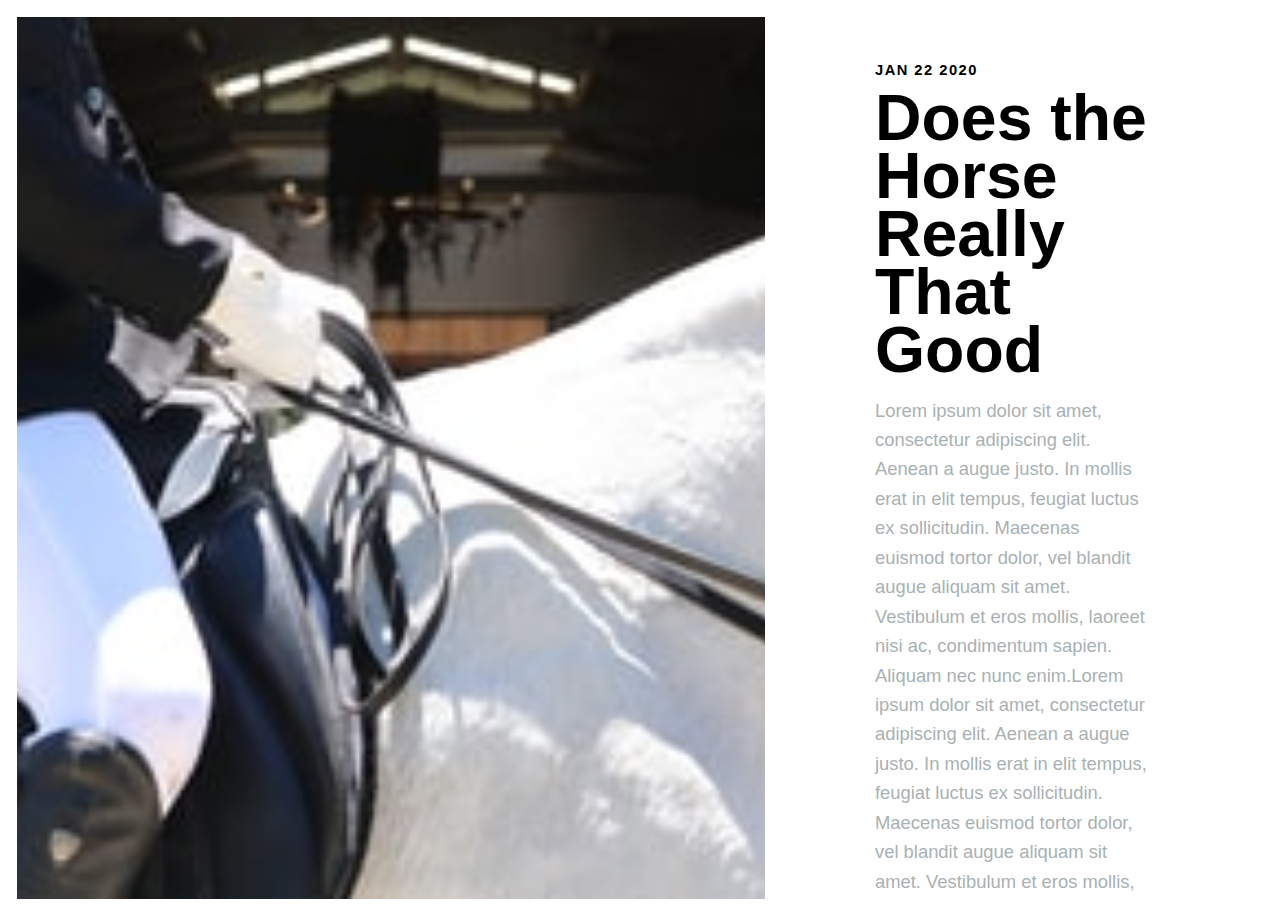
<file: blogPost1/index.html>
<!DOCTYPE html>
<html lang="en">
<head>
    <meta charset="UTF-8">
    <meta http-equiv="X-UA-Compatible" content="IE=edge">
    <meta name="viewport" content="width=device-width, initial-scale=1.0">
    <link rel="stylesheet" href="style.css">
    <title>Document</title>
</head>
<body>
    <article class="post">
        <div>
          <div class="absolute-bg" style="background-image: url('blog-1.jpg');"></div>
        </div>
        <div class="post__container">
          <span class="post__category">Gorkhey Legends</span>
          
          <div class="post__content">
            <header>
              <time class="post__time">Jan 22 2020</time>
              <h1 class="post__header"><span>Does</span> <span>the</span> <span>Horse</span><span>Really</span><span>That</span><span>Good</span></h1>
            </header>
          
            <p class="post__text">Lorem ipsum dolor sit amet, consectetur adipiscing elit. Aenean a augue justo. In mollis erat in elit tempus, feugiat luctus ex sollicitudin. Maecenas euismod tortor dolor, vel blandit augue aliquam sit amet. Vestibulum et eros mollis, laoreet nisi ac, condimentum sapien. Aliquam nec nunc enim.Lorem ipsum dolor sit amet, consectetur adipiscing elit. Aenean a augue justo. In mollis erat in elit tempus, feugiat luctus ex sollicitudin. Maecenas euismod tortor dolor, vel blandit augue aliquam sit amet. Vestibulum et eros mollis, laoreet nisi ac, condimentum sapien. Aliquam nec nunc enim. Lorem ipsum dolor sit amet, consectetur adipiscing elit. Aenean a augue justo. In mollis erat in elit tempus, feugiat luctus ex sollicitudin. Maecenas euismod tortor dolor, vel blandit augue aliquam sit amet. Vestibulum et eros mollis, laoreet nisi ac, condimentum sapien. Aliquam nec nunc enim. Lorem ipsum dolor sit amet, consectetur adipiscing elit. Aenean a augue justo. In mollis erat in elit tempus, feugiat luctus ex sollicitudin. Maecenas euismod tortor dolor, vel blandit augue aliquam sit amet. Vestibulum et eros mollis, laoreet nisi ac, condimentum sapien. Aliquam nec nunc enim.</p>
          </div>
          <!-- <div class="post__link">
            <a href="#">Older Posts</a>
          </div> -->
        </div>
      </article>
      
</body>
</html>
</file>
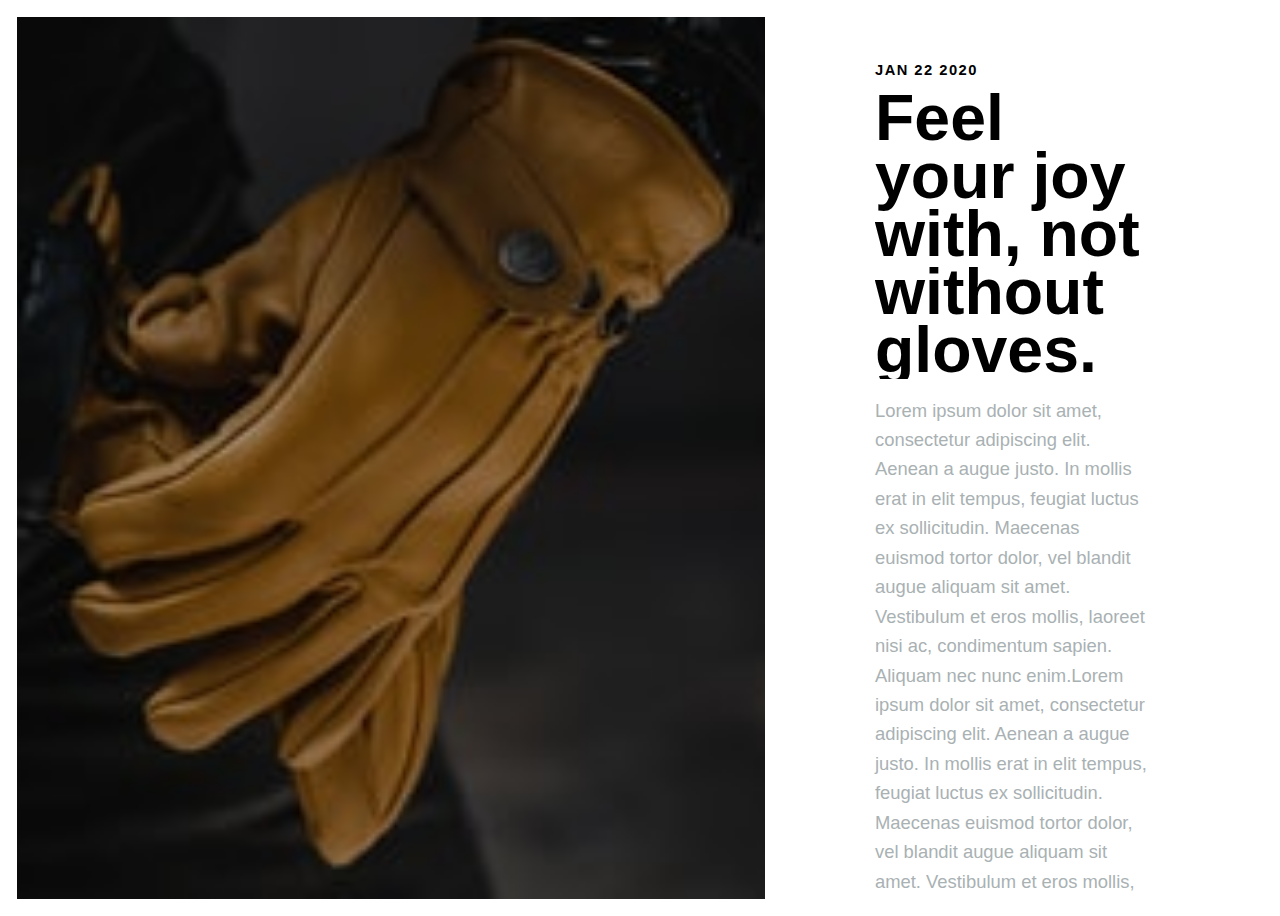
<file: blogPost2/index.html>
<!DOCTYPE html>
<html lang="en">
<head>
    <meta charset="UTF-8">
    <meta http-equiv="X-UA-Compatible" content="IE=edge">
    <meta name="viewport" content="width=device-width, initial-scale=1.0">
    <link rel="stylesheet" href="style.css">
    <title>Document</title>
</head>
<body>
    <article class="post">
        <div>
          <div class="absolute-bg" style="background-image: url('blog-2.jpg');"></div>
        </div>
        <div class="post__container">
          <span class="post__category">Gorkhey Legends</span>
          
          <div class="post__content">
            <header>
              <time class="post__time">Jan 22 2020</time>
              <h1 class="post__header"><span>Feel</span> <span>your</span> <span>joy</span><span>with, not</span><span>without</span><span>gloves.</span></h1>
            </header>
          
            <p class="post__text">Lorem ipsum dolor sit amet, consectetur adipiscing elit. Aenean a augue justo. In mollis erat in elit tempus, feugiat luctus ex sollicitudin. Maecenas euismod tortor dolor, vel blandit augue aliquam sit amet. Vestibulum et eros mollis, laoreet nisi ac, condimentum sapien. Aliquam nec nunc enim.Lorem ipsum dolor sit amet, consectetur adipiscing elit. Aenean a augue justo. In mollis erat in elit tempus, feugiat luctus ex sollicitudin. Maecenas euismod tortor dolor, vel blandit augue aliquam sit amet. Vestibulum et eros mollis, laoreet nisi ac, condimentum sapien. Aliquam nec nunc enim. Lorem ipsum dolor sit amet, consectetur adipiscing elit. Aenean a augue justo. In mollis erat in elit tempus, feugiat luctus ex sollicitudin. Maecenas euismod tortor dolor, vel blandit augue aliquam sit amet. Vestibulum et eros mollis, laoreet nisi ac, condimentum sapien. Aliquam nec nunc enim. Lorem ipsum dolor sit amet, consectetur adipiscing elit. Aenean a augue justo. In mollis erat in elit tempus, feugiat luctus ex sollicitudin. Maecenas euismod tortor dolor, vel blandit augue aliquam sit amet. Vestibulum et eros mollis, laoreet nisi ac, condimentum sapien. Aliquam nec nunc enim.</p>
          </div>
          <!-- <div class="post__link">
            <a href="#">Older Posts</a>
          </div> -->
        </div>
      </article>
      
</body>
</html>
</file>
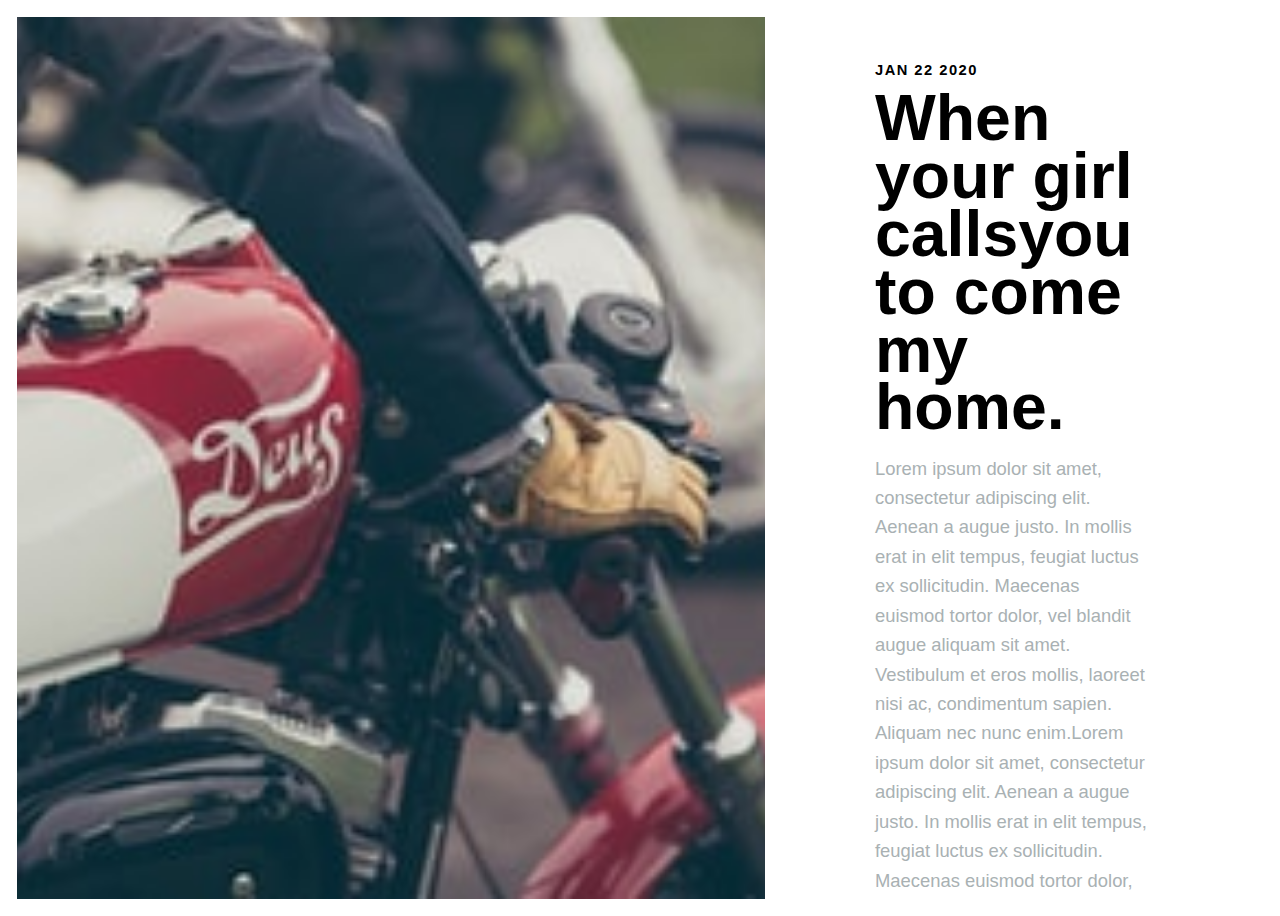
<file: blogPost3/index.html>
<!DOCTYPE html>
<html lang="en">
<head>
    <meta charset="UTF-8">
    <meta http-equiv="X-UA-Compatible" content="IE=edge">
    <meta name="viewport" content="width=device-width, initial-scale=1.0">
    <link rel="stylesheet" href="style.css">
    <title>Document</title>
</head>
<body>
    <article class="post">
        <div>
          <div class="absolute-bg" style="background-image: url('blog-3.jpg');"></div>
        </div>
        <div class="post__container">
          <span class="post__category">Gorkhey Legends</span>
          
          <div class="post__content">
            <header>
              <time class="post__time">Jan 22 2020</time>
              <h1 class="post__header"><span>When</span> <span>your</span> <span>girl</span><span>calls</span><span>you</span><span>to come my home.</span></h1>
            </header>
          
            <p class="post__text">Lorem ipsum dolor sit amet, consectetur adipiscing elit. Aenean a augue justo. In mollis erat in elit tempus, feugiat luctus ex sollicitudin. Maecenas euismod tortor dolor, vel blandit augue aliquam sit amet. Vestibulum et eros mollis, laoreet nisi ac, condimentum sapien. Aliquam nec nunc enim.Lorem ipsum dolor sit amet, consectetur adipiscing elit. Aenean a augue justo. In mollis erat in elit tempus, feugiat luctus ex sollicitudin. Maecenas euismod tortor dolor, vel blandit augue aliquam sit amet. Vestibulum et eros mollis, laoreet nisi ac, condimentum sapien. Aliquam nec nunc enim. Lorem ipsum dolor sit amet, consectetur adipiscing elit. Aenean a augue justo. In mollis erat in elit tempus, feugiat luctus ex sollicitudin. Maecenas euismod tortor dolor, vel blandit augue aliquam sit amet. Vestibulum et eros mollis, laoreet nisi ac, condimentum sapien. Aliquam nec nunc enim. Lorem ipsum dolor sit amet, consectetur adipiscing elit. Aenean a augue justo. In mollis erat in elit tempus, feugiat luctus ex sollicitudin. Maecenas euismod tortor dolor, vel blandit augue aliquam sit amet. Vestibulum et eros mollis, laoreet nisi ac, condimentum sapien. Aliquam nec nunc enim.</p>
          </div>
          <!-- <div class="post__link">
            <a href="#">Older Posts</a>
          </div> -->
        </div>
      </article>
      
</body>
</html>
</file>
<file: blogPost1/style.css>
/**
 * Base Variables
 */
/**
  * Mixins
  */
/**
  * Base Settings/Overwrite Normalize
  */
*,
*:before,
*:after {
  box-sizing: border-box;
}

h1 {
  margin-top: 0;
  margin-bottom: 0.25em;
  font-size: 3.5em;
  font-weight: 900;
  line-height: 0.9;
}

p {
  margin: 0;
  color: #a9b1b3;
}

a {
  padding: 0.5em 1em;
  font-size: 0.8em;
  color: #a9b1b3;
  text-decoration: none;
  text-transform: uppercase;
  letter-spacing: 0.3em;
  border: 1px solid #a9b1b3;
  transition: all 0.3s ease-in;
}
a:hover, a:active, a:focus {
  color: #fff;
  background-color: #a9b1b3;
}

figure {
  margin: 0;
}

/**
  * Text Selection
  */
::selection {
  color: #fff;
  background-color: #d0f2ee;
  text-shadow: none;
}

/**
  * Body
  */
body {
  font-family: "Source Sans Pro", sans-serif;
  font-size: 100%;
  line-height: 1.6;
  color: #000;
  background-color: #fff;
}
@media (min-width: 20em) {
  body {
    font-size: 102.5%;
  }
}
@media (min-width: 30em) {
  body {
    font-size: 105%;
  }
}
@media (min-width: 54em) {
  body {
    font-size: 107.5%;
  }
}
@media (min-width: 64em) {
  body {
    font-size: 110%;
  }
}
@media (min-width: 76.5em) {
  body {
    font-size: 115%;
  }
}
@media (min-width: 114em) {
  body {
    font-size: 125%;
  }
}

/**
  * Components
  */
.post {
  min-height: 100vh;
  width: 100%;
  border: 0.5em solid #fff;
}
@media (min-width: 54em) {
  .post {
    display: flex;
    height: 100vh;
    min-height: 40em;
  }
}
.post > *:first-child {
  position: relative;
  height: 14em;
  background-color: #000;
}
@media (min-width: 30em) {
  .post > *:first-child {
    height: 18em;
  }
}
@media (min-width: 54em) {
  .post > *:first-child {
    flex-basis: 50%;
    max-width: 50%;
    height: auto;
  }
}
@media (min-width: 76.5em) {
  .post > *:first-child {
    flex-basis: 60%;
    max-width: 60%;
  }
}
@media (min-width: 54em) {
  .post > *:last-child {
    flex-basis: 50%;
    max-width: 50%;
  }
}
@media (min-width: 76.5em) {
  .post > *:last-child {
    flex-basis: 40%;
    max-width: 40%;
  }
}
.post__container {
  display: flex;
  flex-direction: column;
  justify-content: space-between;
  padding: 2em;
  overflow-y: auto;
}
.post__category {
  position: relative;
  font-weight: 600;
  font-size: 0.9em;
  text-transform: uppercase;
  letter-spacing: 0.3em;
  overflow: hidden;
}
.post__category:before {
  content: "";
  position: absolute;
  left: 0;
  bottom: 0;
  height: 2px;
  width: 3em;
  background-color: #000;
  animation: slide-in 1s ease-in both 0.5s;
}
.post__content {
  padding: 2em 0;
}
@media (min-width: 54em) {
  .post__content {
    padding: 0 4em;
  }
}
.post__time {
  display: inline-block;
  margin-bottom: 0.5em;
  font-weight: 600;
  font-size: 0.8em;
  text-transform: uppercase;
  letter-spacing: 0.1em;
}
.post__header {
  overflow: hidden;
}
.post__header span {
  display: inline-block;
  animation: slide-up 0.8s ease-in-out both;
}
.post__header span:nth-child(1) {
  animation-delay: 0.1s;
}
.post__header span:nth-child(2) {
  animation-delay: 0.2s;
}
.post__header span:nth-child(3) {
  animation-delay: 0.3s;
}
.post__text {
  font-weight: 300;
  animation: fade-in 0.8s ease-in-out both 0.5s;
}
.post__link {
  text-align: right;
}

/**
  * Helpers
  */
.absolute-bg {
  position: absolute;
  top: 0;
  left: 0;
  height: 100%;
  width: 100%;
  background-position: 50%;
  background-repeat: no-repeat;
  background-size: cover;
  overflow: hidden;
  animation: fade-in 0.8s ease-in-out both 1s;
}

/**
  * Animations
  */
@keyframes slide-in {
  0% {
    transform: translate3d(-100%, 0, 0);
  }
  100% {
    transform: translate3d(0, 0, 0);
  }
}
@keyframes slide-up {
  0% {
    opacity: 0;
    transform: translate3d(0, 100%, 0);
  }
  90% {
    opacity: 1;
  }
  100% {
    transform: translate3d(0, 0, 0);
  }
}
@keyframes fade-in {
  0% {
    opacity: 0;
  }
  100% {
    opacity: 1;
  }
}

/*# sourceMappingURL=style.css.map */
</file>
<file: blogPost2/style.css>
/**
 * Base Variables
 */
/**
  * Mixins
  */
/**
  * Base Settings/Overwrite Normalize
  */
*,
*:before,
*:after {
  box-sizing: border-box;
}

h1 {
  margin-top: 0;
  margin-bottom: 0.25em;
  font-size: 3.5em;
  font-weight: 900;
  line-height: 0.9;
}

p {
  margin: 0;
  color: #a9b1b3;
}

a {
  padding: 0.5em 1em;
  font-size: 0.8em;
  color: #a9b1b3;
  text-decoration: none;
  text-transform: uppercase;
  letter-spacing: 0.3em;
  border: 1px solid #a9b1b3;
  transition: all 0.3s ease-in;
}
a:hover, a:active, a:focus {
  color: #fff;
  background-color: #a9b1b3;
}

figure {
  margin: 0;
}

/**
  * Text Selection
  */
::selection {
  color: #fff;
  background-color: #d0f2ee;
  text-shadow: none;
}

/**
  * Body
  */
body {
  font-family: "Source Sans Pro", sans-serif;
  font-size: 100%;
  line-height: 1.6;
  color: #000;
  background-color: #fff;
}
@media (min-width: 20em) {
  body {
    font-size: 102.5%;
  }
}
@media (min-width: 30em) {
  body {
    font-size: 105%;
  }
}
@media (min-width: 54em) {
  body {
    font-size: 107.5%;
  }
}
@media (min-width: 64em) {
  body {
    font-size: 110%;
  }
}
@media (min-width: 76.5em) {
  body {
    font-size: 115%;
  }
}
@media (min-width: 114em) {
  body {
    font-size: 125%;
  }
}

/**
  * Components
  */
.post {
  min-height: 100vh;
  width: 100%;
  border: 0.5em solid #fff;
}
@media (min-width: 54em) {
  .post {
    display: flex;
    height: 100vh;
    min-height: 40em;
  }
}
.post > *:first-child {
  position: relative;
  height: 14em;
  background-color: #000;
}
@media (min-width: 30em) {
  .post > *:first-child {
    height: 18em;
  }
}
@media (min-width: 54em) {
  .post > *:first-child {
    flex-basis: 50%;
    max-width: 50%;
    height: auto;
  }
}
@media (min-width: 76.5em) {
  .post > *:first-child {
    flex-basis: 60%;
    max-width: 60%;
  }
}
@media (min-width: 54em) {
  .post > *:last-child {
    flex-basis: 50%;
    max-width: 50%;
  }
}
@media (min-width: 76.5em) {
  .post > *:last-child {
    flex-basis: 40%;
    max-width: 40%;
  }
}
.post__container {
  display: flex;
  flex-direction: column;
  justify-content: space-between;
  padding: 2em;
  overflow-y: auto;
}
.post__category {
  position: relative;
  font-weight: 600;
  font-size: 0.9em;
  text-transform: uppercase;
  letter-spacing: 0.3em;
  overflow: hidden;
}
.post__category:before {
  content: "";
  position: absolute;
  left: 0;
  bottom: 0;
  height: 2px;
  width: 3em;
  background-color: #000;
  animation: slide-in 1s ease-in both 0.5s;
}
.post__content {
  padding: 2em 0;
}
@media (min-width: 54em) {
  .post__content {
    padding: 0 4em;
  }
}
.post__time {
  display: inline-block;
  margin-bottom: 0.5em;
  font-weight: 600;
  font-size: 0.8em;
  text-transform: uppercase;
  letter-spacing: 0.1em;
}
.post__header {
  overflow: hidden;
}
.post__header span {
  display: inline-block;
  animation: slide-up 0.8s ease-in-out both;
}
.post__header span:nth-child(1) {
  animation-delay: 0.1s;
}
.post__header span:nth-child(2) {
  animation-delay: 0.2s;
}
.post__header span:nth-child(3) {
  animation-delay: 0.3s;
}
.post__text {
  font-weight: 300;
  animation: fade-in 0.8s ease-in-out both 0.5s;
}
.post__link {
  text-align: right;
}

/**
  * Helpers
  */
.absolute-bg {
  position: absolute;
  top: 0;
  left: 0;
  height: 100%;
  width: 100%;
  background-position: 50%;
  background-repeat: no-repeat;
  background-size: cover;
  overflow: hidden;
  animation: fade-in 0.8s ease-in-out both 1s;
}

/**
  * Animations
  */
@keyframes slide-in {
  0% {
    transform: translate3d(-100%, 0, 0);
  }
  100% {
    transform: translate3d(0, 0, 0);
  }
}
@keyframes slide-up {
  0% {
    opacity: 0;
    transform: translate3d(0, 100%, 0);
  }
  90% {
    opacity: 1;
  }
  100% {
    transform: translate3d(0, 0, 0);
  }
}
@keyframes fade-in {
  0% {
    opacity: 0;
  }
  100% {
    opacity: 1;
  }
}

/*# sourceMappingURL=style.css.map */
</file>
<file: blogPost3/style.css>
/**
 * Base Variables
 */
/**
  * Mixins
  */
/**
  * Base Settings/Overwrite Normalize
  */
*,
*:before,
*:after {
  box-sizing: border-box;
}

h1 {
  margin-top: 0;
  margin-bottom: 0.25em;
  font-size: 3.5em;
  font-weight: 900;
  line-height: 0.9;
}

p {
  margin: 0;
  color: #a9b1b3;
}

a {
  padding: 0.5em 1em;
  font-size: 0.8em;
  color: #a9b1b3;
  text-decoration: none;
  text-transform: uppercase;
  letter-spacing: 0.3em;
  border: 1px solid #a9b1b3;
  transition: all 0.3s ease-in;
}
a:hover, a:active, a:focus {
  color: #fff;
  background-color: #a9b1b3;
}

figure {
  margin: 0;
}

/**
  * Text Selection
  */
::selection {
  color: #fff;
  background-color: #d0f2ee;
  text-shadow: none;
}

/**
  * Body
  */
body {
  font-family: "Source Sans Pro", sans-serif;
  font-size: 100%;
  line-height: 1.6;
  color: #000;
  background-color: #fff;
}
@media (min-width: 20em) {
  body {
    font-size: 102.5%;
  }
}
@media (min-width: 30em) {
  body {
    font-size: 105%;
  }
}
@media (min-width: 54em) {
  body {
    font-size: 107.5%;
  }
}
@media (min-width: 64em) {
  body {
    font-size: 110%;
  }
}
@media (min-width: 76.5em) {
  body {
    font-size: 115%;
  }
}
@media (min-width: 114em) {
  body {
    font-size: 125%;
  }
}

/**
  * Components
  */
.post {
  min-height: 100vh;
  width: 100%;
  border: 0.5em solid #fff;
}
@media (min-width: 54em) {
  .post {
    display: flex;
    height: 100vh;
    min-height: 40em;
  }
}
.post > *:first-child {
  position: relative;
  height: 14em;
  background-color: #000;
}
@media (min-width: 30em) {
  .post > *:first-child {
    height: 18em;
  }
}
@media (min-width: 54em) {
  .post > *:first-child {
    flex-basis: 50%;
    max-width: 50%;
    height: auto;
  }
}
@media (min-width: 76.5em) {
  .post > *:first-child {
    flex-basis: 60%;
    max-width: 60%;
  }
}
@media (min-width: 54em) {
  .post > *:last-child {
    flex-basis: 50%;
    max-width: 50%;
  }
}
@media (min-width: 76.5em) {
  .post > *:last-child {
    flex-basis: 40%;
    max-width: 40%;
  }
}
.post__container {
  display: flex;
  flex-direction: column;
  justify-content: space-between;
  padding: 2em;
  overflow-y: auto;
}
.post__category {
  position: relative;
  font-weight: 600;
  font-size: 0.9em;
  text-transform: uppercase;
  letter-spacing: 0.3em;
  overflow: hidden;
}
.post__category:before {
  content: "";
  position: absolute;
  left: 0;
  bottom: 0;
  height: 2px;
  width: 3em;
  background-color: #000;
  animation: slide-in 1s ease-in both 0.5s;
}
.post__content {
  padding: 2em 0;
}
@media (min-width: 54em) {
  .post__content {
    padding: 0 4em;
  }
}
.post__time {
  display: inline-block;
  margin-bottom: 0.5em;
  font-weight: 600;
  font-size: 0.8em;
  text-transform: uppercase;
  letter-spacing: 0.1em;
}
.post__header {
  overflow: hidden;
}
.post__header span {
  display: inline-block;
  animation: slide-up 0.8s ease-in-out both;
}
.post__header span:nth-child(1) {
  animation-delay: 0.1s;
}
.post__header span:nth-child(2) {
  animation-delay: 0.2s;
}
.post__header span:nth-child(3) {
  animation-delay: 0.3s;
}
.post__text {
  font-weight: 300;
  animation: fade-in 0.8s ease-in-out both 0.5s;
}
.post__link {
  text-align: right;
}

/**
  * Helpers
  */
.absolute-bg {
  position: absolute;
  top: 0;
  left: 0;
  height: 100%;
  width: 100%;
  background-position: 50%;
  background-repeat: no-repeat;
  background-size: cover;
  overflow: hidden;
  animation: fade-in 0.8s ease-in-out both 1s;
}

/**
  * Animations
  */
@keyframes slide-in {
  0% {
    transform: translate3d(-100%, 0, 0);
  }
  100% {
    transform: translate3d(0, 0, 0);
  }
}
@keyframes slide-up {
  0% {
    opacity: 0;
    transform: translate3d(0, 100%, 0);
  }
  90% {
    opacity: 1;
  }
  100% {
    transform: translate3d(0, 0, 0);
  }
}
@keyframes fade-in {
  0% {
    opacity: 0;
  }
  100% {
    opacity: 1;
  }
}

/*# sourceMappingURL=style.css.map */
</file>
